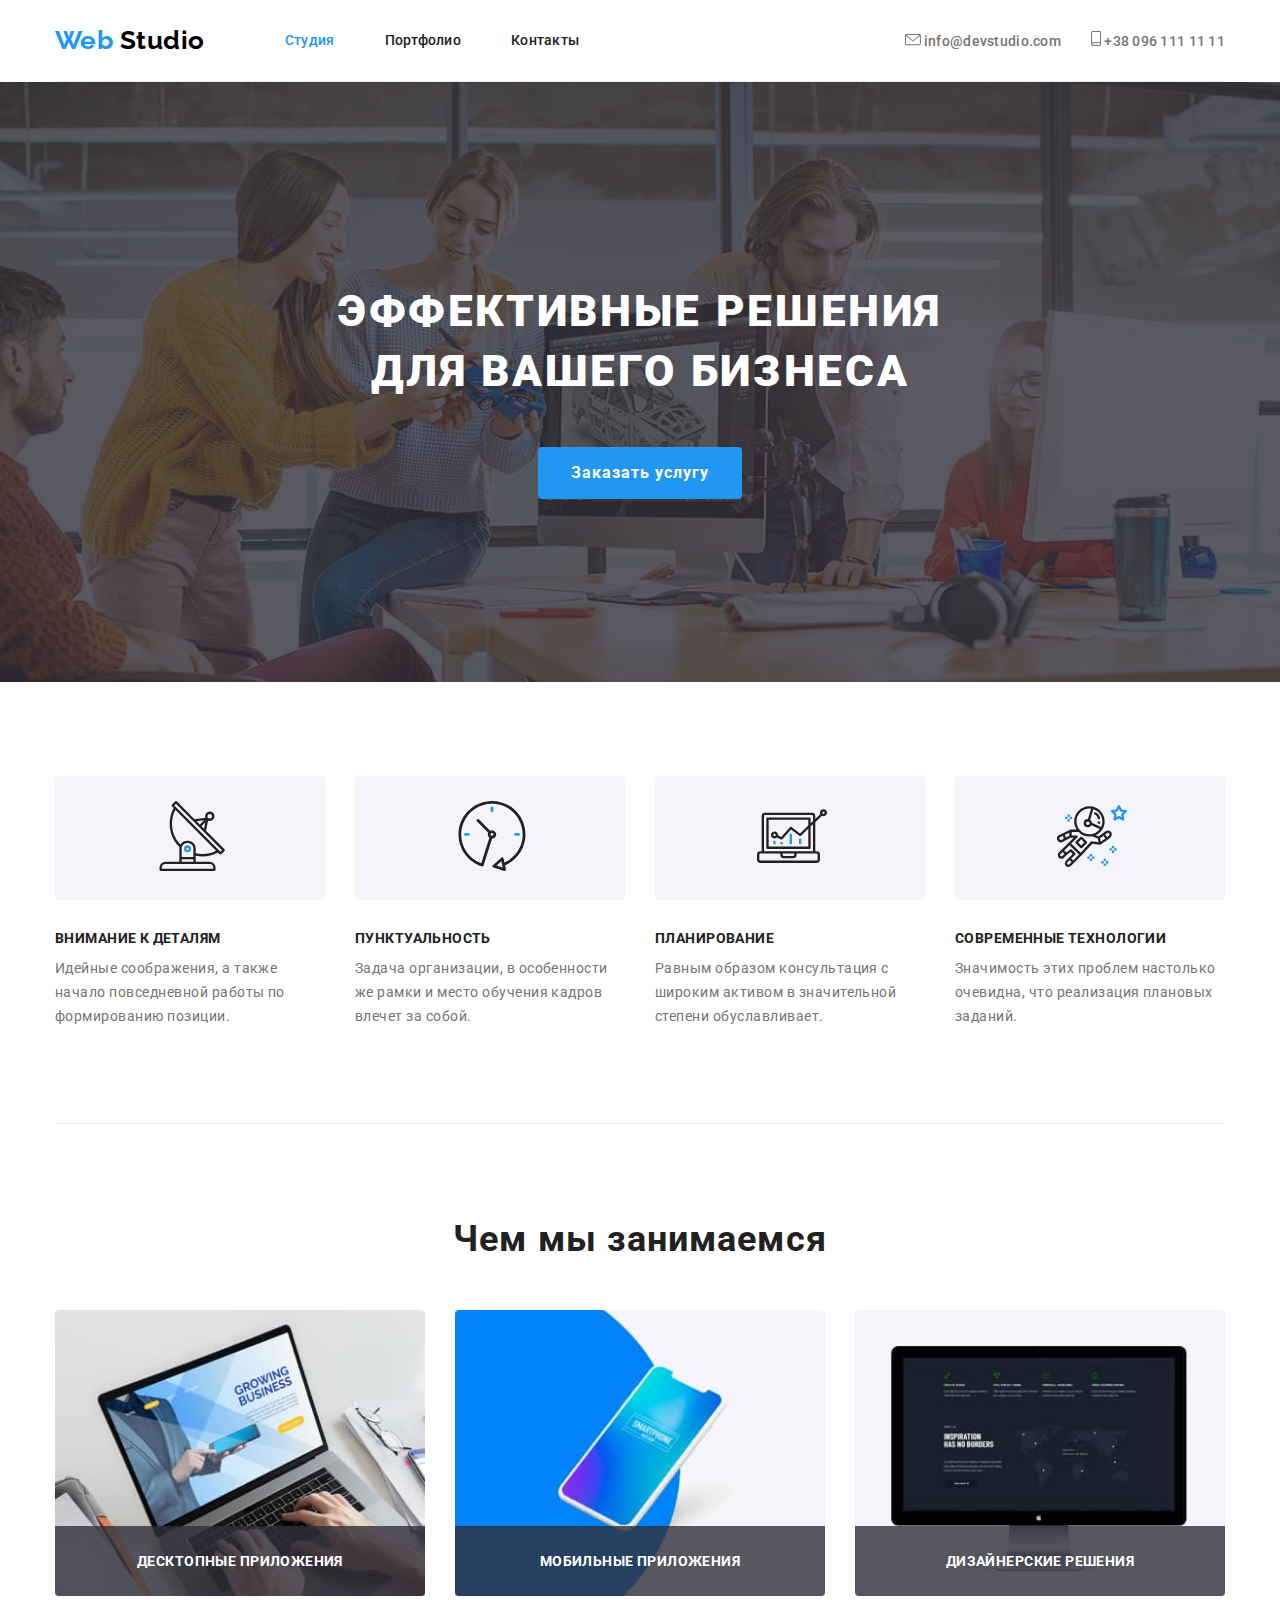
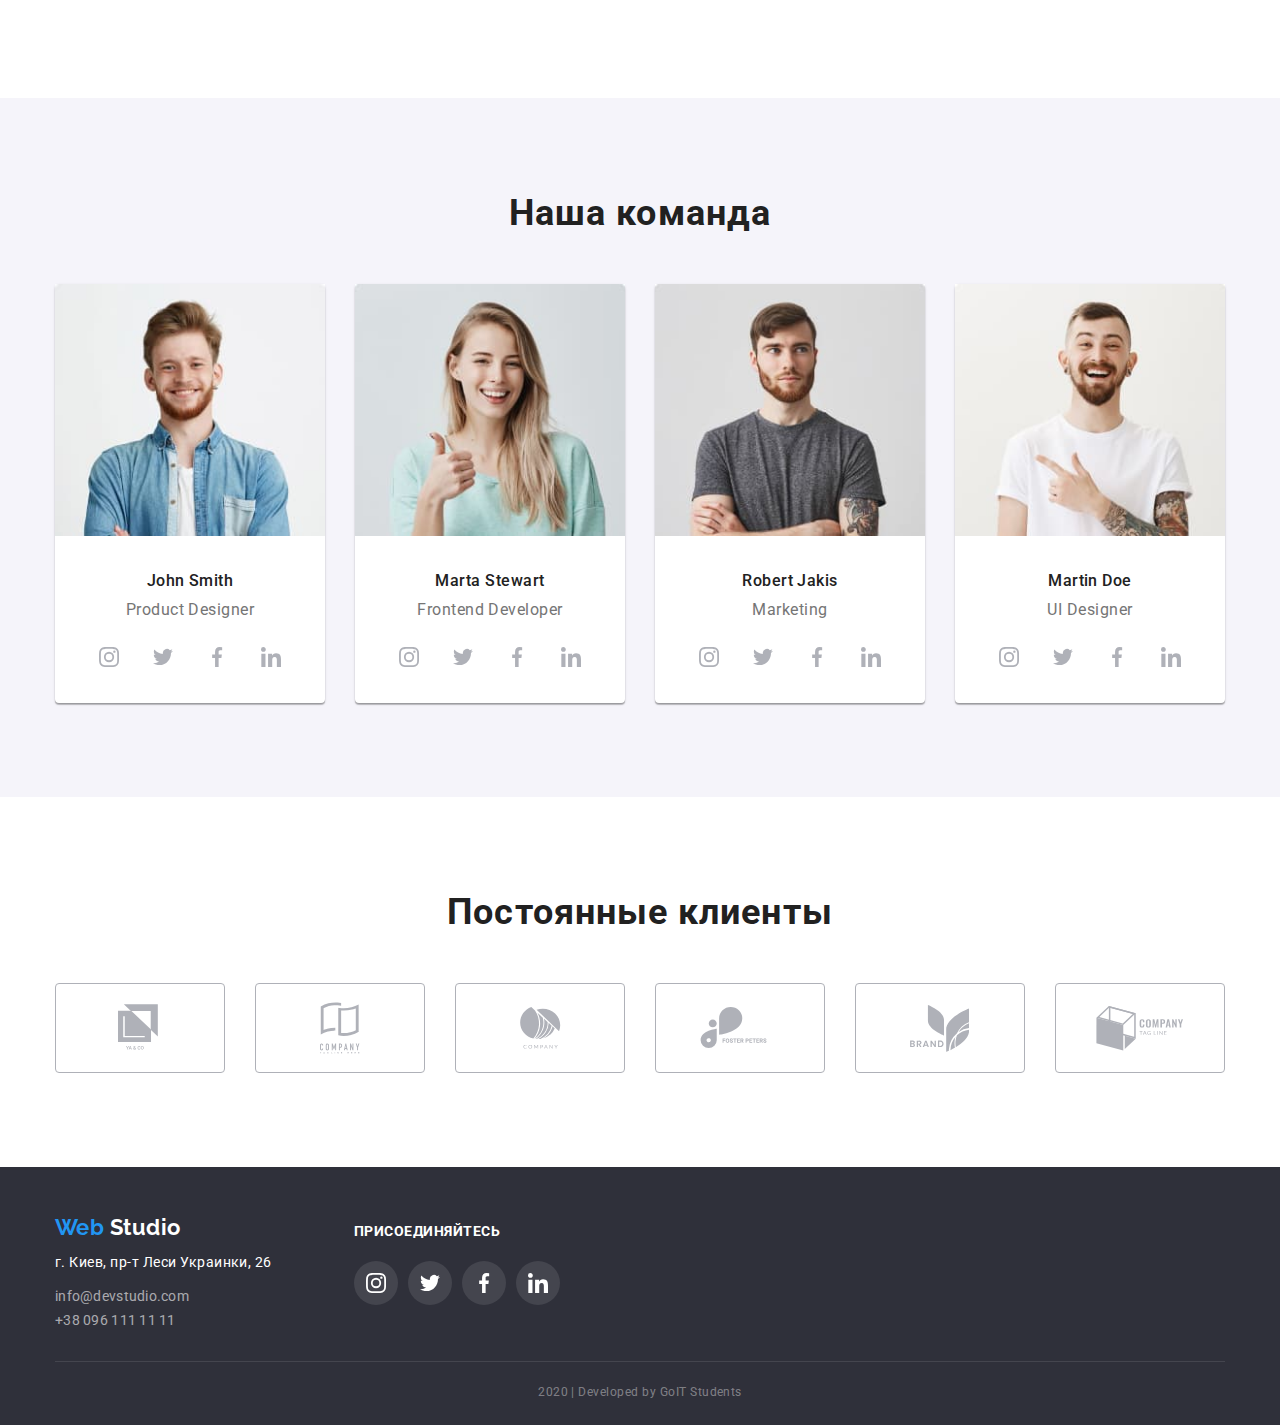
<file: index.html>
<!DOCTYPE html>
<html lang="ru">
  <head>
    <meta charset="UTF-8" />
    <meta name="viewport" content="width=device-width, initial-scale=1.0" />
    <title>Web Studio</title>
    <link href="https://fonts.googleapis.com/css2?family=Raleway:wght@700&family=Roboto:wght@400;500;700;900&display=swap"
      rel="stylesheet">
    <link rel="stylesheet" href="https://cdnjs.cloudflare.com/ajax/libs/modern-normalize/0.6.0/modern-normalize.min.css">
    <link rel="stylesheet" href="./css/styles.css" />
  </head>
  <body>
<!-- ШАПКА -->
    <header class="page-header">
      <div class="container">
        <div class="main-header">

      <nav class="main-nav">
        <a href="./index.html" class="logo-header">Web<span class="color"> Studio</span></a>

        <ul class="site-nav list">
          <li class="item"><a href="" class="link current">Студия</a></li>
          <li class="item"><a href="./portfolio.html" class="link">Портфолио</a></li>
          <li class="item"><a href="" class="link">Контакты</a></li>
        </ul>

      </nav>
    
      <address class="main-address">
        <ul class="address-header list">
          <li class="item">
            <!-- <img src="./img/mail.svg" alt="Отправить письмо" /> -->
              <a href="mailto:info@devstudio.com" class="header-link">
                <svg class="icon-mailto" width="16" height="12">
                  <use href="./img/sprite.svg#icon-mailto"></use>
                </svg>
                info@devstudio.com
              </a>           
          </li>

          <li class="item">
            <!-- <img src="./img/tel.svg" alt="Позвонить" /> -->
            
            <a href="tel:+380961111111" class="header-link">
              <svg class="icon-phoneto" width="10" height="15">
                <use href="./img/sprite.svg#icon-phoneto"></use>
              </svg>
              +38 096 111 11 11
            </a>
          </li>
        </ul>
      </address>

        </div>
      </div>
    </header>

<!-- ОСНОВНОЙ КОНТЕНТ -->
    <main>

<!-- hero -->
  <div class="overlay">
    <div class="container">
      
        <section class="hero">
          <h1 class="hero-title">эффективные решения для вашего бизнеса</h1>
          <a href="" class="hero-content button">Заказать услугу</a>
        </section>
    </div>
  </div>
      
<!-- Наши преимущества -->

      <section class="section features">
      <div class="container">
        <h2 class="section-title visually-hidden  ">Наши преимущества</h2>
        <ul class="list features-list">
          <li class="features-item icon-concentration">
            <div class="rect">
              <svg class="icon-rect">
                <use href="./img/sprite.svg#icon-radar"></use>
              </svg>
            </div>
            <!-- <img src="./img/rectangle/antena.svg" alt="Радар" class="features-img"/> -->
            <h3 class="features-title">Внимание к деталям</h3>
            <p class="features-text">
              Идейные соображения, а также начало повседневной работы по
              формированию позиции.
            </p>
          </li>
          <li class="features-item icon-timing">
            <div class="rect">
              <svg class="icon-rect">
                <use href="./img/sprite.svg#icon-clock"></use>
              </svg>
            </div>
            <!-- <img src="./img/rectangle/clock.svg" alt="Часы" class="features-img"/> -->
            <h3 class="features-title">Пунктуальность</h3>
            <p class="features-text">
              Задача организации, в особенности же рамки и место обучения кадров
              влечет за собой.
            </p>
          </li>
          <li class="features-item icon-planning">
            <div class="rect">
              <svg class="icon-rect">
                <use href="./img/sprite.svg#icon-diagram"></use>
              </svg>
            </div>
            <!-- <img src="./img/rectangle/diagram.svg" alt="Диаграмма" class="features-img"/> -->
            <h3 class="features-title">Планирование</h3>
            <p class="features-text">
              Равным образом консультация с широким активом в значительной
              степени обуславливает.
            </p>
          </li>
          <li class="features-item icon-technologies">
            <div class="rect">
              <svg class="icon-rect">
                <use href="./img/sprite.svg#icon-astronaut"></use>
              </svg>
            </div>
            <!-- <img src="./img/rectangle/astronaut.svg" alt="Астронавт" class="features-img"/> -->
            <h3 class="features-title">Современные технологии</h3>
            <p class="features-text">
              Значимость этих проблем настолько очевидна, что реализация
              плановых заданий.
            </p>
          </li>
        </ul>
      </div>
      </section>


<!-- Чем занимаемся -->
      
      <div class="container">
        <section class="section works">
        <h2 class="section-title">Чем мы занимаемся</h2>
        <ul class="list works-list">
          <li class="works-item">
            <div class="works-thumb">
              <img
                src="./img/what-we-do/desktop.jpg"
                alt="Десктопы"
                width="370"
                class="works-img"
              />
              <h3 class="works-text">Десктопные приложения</h3>
            </div>
          </li>
          <li class="works-item">
            <div class="works-thumb">
              <img
                src="./img/what-we-do/mobile.jpg"
                alt="Мобильные устройства"
                width="370"
                class="works-img"
              />
              <h3 class="works-text">Мобильные приложения</h3>
          </div>
          </li>
          <li class="works-item">
            <div class="works-thumb">
              <img
                src="./img/what-we-do/design.jpg"
                alt="Дизайн"
                width="370"
                class="works-img"
              />
              <h3 class="works-text">Дизайнерские решения</h3>
            </div>
          </li>
        </ul>
      </div>
      </section>
      

<!-- Команда -->
  
      <section class="section team">
      <div class="container">
        <h2 class="section-title">Наша команда</h2>
        <ul class="list team-list">
<!-- Джон -->
          <li class="team-item">
            <img src="./img/team/1.jpg" alt="Джон" width="270px" class="team-photo"/>
            <h3 class="team-title">John Smith</h3>
            <p class="team-text">Product Designer</p>
            <ul class="list socials">
              <li class="socials-item">
                <a href="" aria-label="Ссылка на Instagram" class="socials-link">
                  <!-- <img src="./img/team-socials/Ellipse.svg" alt="инстаграм" class="socials-img"/> -->
                    <svg class="icon-socials">
                      <use href="./img/sprite.svg#icon-instagram"></use>
                    </svg>
                </a>
              </li>

              <li class="socials-item">
                <a href="" aria-label="Ссылка на Twitter" class="socials-link">
                  <!-- <img src="./img/team-socials/Ellipse.svg" alt="твиттер" class="socials-img"/> -->
                  <svg class="icon-socials">
                    <use href="./img/sprite.svg#icon-twitter"></use>
                  </svg>
                </a>
              </li>
              <li class="socials-item">
                <a href="" aria-label="Ссылка на Facebook" class="socials-link">
                  <!-- <img src="./img/team-socials/Ellipse.svg" alt="фейсбук" class="socials-img"/> -->
                  <svg class="icon-socials">
                    <use href="./img/sprite.svg#icon-facebook"></use>
                  </svg>
                </a>
              </li>
              <li class="socials-item">
                <a href="" aria-label="Ссылка на Linkedin" class="socials-link">
                  <!-- <img src="./img/team-socials/Ellipse.svg" alt="линкедин" class="socials-img"/> -->
                  <svg class="icon-socials">
                    <use href="./img/sprite.svg#icon-linkedin"></use>
                  </svg>
                </a>
              </li>
            </ul>
          </li>
<!-- Марта -->
          <li class="team-item">
            <img src="./img/team/2.jpg" alt="Марта" width="270px" class="team-photo"/>
            <h3 class="team-title">Marta Stewart</h3>
            <p class="team-text">Frontend Developer</p>
            <ul class="list socials">
              <li class="socials-item">
                <a href="" aria-label="Ссылка на Instagram" class="socials-link">
                  <!-- <img src="./img/team-socials/Ellipse.svg" alt="инстаграм" class="socials-img"/> -->
                  <svg class="icon-socials">
                    <use href="./img/sprite.svg#icon-instagram"></use>
                  </svg>
                </a>
              </li>
            
              <li class="socials-item">
                <a href="" aria-label="Ссылка на Twitter" class="socials-link">
                  <!-- <img src="./img/team-socials/Ellipse.svg" alt="твиттер" class="socials-img"/> -->
                  <svg class="icon-socials">
                    <use href="./img/sprite.svg#icon-twitter"></use>
                  </svg>
                </a>
              </li>
              <li class="socials-item">
                <a href="" aria-label="Ссылка на Facebook" class="socials-link">
                  <!-- <img src="./img/team-socials/Ellipse.svg" alt="фейсбук" class="socials-img"/> -->
                  <svg class="icon-socials">
                    <use href="./img/sprite.svg#icon-facebook"></use>
                  </svg>
                </a>
              </li>
              <li class="socials-item">
                <a href="" aria-label="Ссылка на Linkedin" class="socials-link">
                  <!-- <img src="./img/team-socials/Ellipse.svg" alt="линкедин" class="socials-img"/> -->
                  <svg class="icon-socials">
                    <use href="./img/sprite.svg#icon-linkedin"></use>
                  </svg>
                </a>
              </li>
            </ul>
            </li>
<!-- Роберт -->
          <li class="team-item">
            <img src="./img/team/3.jpg" alt="Роберт" width="270px" class="team-photo"/>
            <h3 class="team-title">Robert Jakis</h3>
            <p class="team-text">Marketing</p>
            <ul class="list socials">
              <li class="socials-item">
                <a href="" aria-label="Ссылка на Instagram" class="socials-link">
                  <!-- <img src="./img/team-socials/Ellipse.svg" alt="инстаграм" class="socials-img"/> -->
                  <svg class="icon-socials">
                    <use href="./img/sprite.svg#icon-instagram"></use>
                  </svg>
                </a>
              </li>
            
              <li class="socials-item">
                <a href="" aria-label="Ссылка на Twitter" class="socials-link">
                  <!-- <img src="./img/team-socials/Ellipse.svg" alt="твиттер" class="socials-img"/> -->
                  <svg class="icon-socials">
                    <use href="./img/sprite.svg#icon-twitter"></use>
                  </svg>
                </a>
              </li>
              <li class="socials-item">
                <a href="" aria-label="Ссылка на Facebook" class="socials-link">
                  <!-- <img src="./img/team-socials/Ellipse.svg" alt="фейсбук" class="socials-img"/> -->
                  <svg class="icon-socials">
                    <use href="./img/sprite.svg#icon-facebook"></use>
                  </svg>
                </a>
              </li>
              <li class="socials-item">
                <a href="" aria-label="Ссылка на Linkedin" class="socials-link">
                  <!-- <img src="./img/team-socials/Ellipse.svg" alt="линкедин" class="socials-img"/> -->
                  <svg class="icon-socials">
                    <use href="./img/sprite.svg#icon-linkedin"></use>
                  </svg>
                </a>
              </li>
            </ul>
          </li>
<!-- Мартин -->
          <li class="team-item">
            <img src="./img/team/4.jpg" alt="Мартин" width="270px"class="team-photo"/>
            <h3 class="team-title">Martin Doe</h3>
            <p class="team-text">UI Designer</p>
            <ul class="list socials">
              <li class="socials-item">
                <a href="" aria-label="Ссылка на Instagram" class="socials-link">
                  <!-- <img src="./img/team-socials/Ellipse.svg" alt="инстаграм" class="socials-img"/> -->
                  <svg class="icon-socials">
                    <use href="./img/sprite.svg#icon-instagram"></use>
                  </svg>
                </a>
              </li>
            
              <li class="socials-item">
                <a href="" aria-label="Ссылка на Twitter" class="socials-link">
                  <!-- <img src="./img/team-socials/Ellipse.svg" alt="твиттер" class="socials-img"/> -->
                  <svg class="icon-socials">
                    <use href="./img/sprite.svg#icon-twitter"></use>
                  </svg>
                </a>
              </li>
              <li class="socials-item">
                <a href="" aria-label="Ссылка на Facebook" class="socials-link">
                  <!-- <img src="./img/team-socials/Ellipse.svg" alt="фейсбук" class="socials-img"/> -->
                  <svg class="icon-socials">
                    <use href="./img/sprite.svg#icon-facebook"></use>
                  </svg>
                </a>
              </li>
              <li class="socials-item">
                <a href="" aria-label="Ссылка на Linkedin" class="socials-link">
                  <!-- <img src="./img/team-socials/Ellipse.svg" alt="линкедин" class="socials-img"/> -->
                  <svg class="icon-socials">
                    <use href="./img/sprite.svg#icon-linkedin"></use>
                  </svg>
                </a>
              </li>
            </ul>
          </li>
        </ul>
      </div>
      </section>
      
<!-- Клиенты -->
      <section class="section clients">
      <div class="container">
        <h2 class="section-title">Постоянные клиенты</h2>
        <ul class="list clients-list">
          <li class="clients-item">
            <a href="" aria-label="Клиент-1" class="clients-link">
              <!-- <img src="./img/clients/logo 1.svg" alt=""> -->
              <svg class="icon-clients" width='44' height='49'>
                <use href="./img/sprite.svg#icon-company-1"></use>
              </svg>
            </a>
          </li>
          <li class="clients-item">
            <a href="" aria-label="Клиент-2" class="clients-link">
              <!-- <img src="./img/clients/logo 2.svg" alt=""> -->
              <svg class="icon-clients" width='40' height='52' >
                <use href="./img/sprite.svg#icon-company-2"></use>
              </svg>
            </a>
          </li>
          <li class="clients-item">
            <a href="" aria-label="Клиент-3" class="clients-link">
              <!-- <img src="./img/clients/logo 3.svg" alt=""> -->
              <svg class="icon-clients" width='41' height='42'>
                <use href="./img/sprite.svg#icon-company-3"></use>
              </svg>
            </a>
          </li>
          <li class="clients-item">
            <a href="" aria-label="Клиент-4" class="clients-link">
              <!-- <img src="./img/clients/logo 4.svg" alt=""> -->
              <svg class="icon-clients" width='80' height='42'>
                <use href="./img/sprite.svg#icon-company-4"></use>
              </svg>
            </a>
          </li>
          <li class="clients-item">
            <a href="" aria-label="Клиент-5" class="clients-link">
              <!-- <img src="./img/clients/logo 5.svg" alt=""> -->
              <svg class="icon-clients" width='59' height='47'>
                <use href="./img/sprite.svg#icon-company-5"></use>
              </svg>
            </a>
          </li>
          <li class="clients-item">
            <a href="" aria-label="Клиент-6" class="clients-link">
              <!-- <img src="./img/clients/logo 6.svg" alt=""> -->
              <svg class="icon-clients" width='88' height='45'>
                <use href="./img/sprite.svg#icon-company-6"></use>
              </svg>
            </a>
          </li>
        </ul>
      </div>
      </section>
    
    </main>

<!-- ПОДВАЛ -->
  <footer class="footer">
    <div class="container">
      <div class="main-footer">
  
        <!-- Контакты -->
        <section class="footer-section">
  
          <h2 class="title visually-hidden">Контакты</h2>
          <a href="./index.html" class="logo-footer">Web<span class="color"> Studio</span></a>
  
          <address class="sec-address">
            <p class="text">г. Киев, пр-т Леси Украинки, 26</p>
            <ul class="list address-footer">
              <li>
                <!-- <img src="./img/mail.svg" alt="Отправить письмо" /> -->
                <a href="mailto:info@devstudio.com" class="footer-link">info@devstudio.com</a>
              </li>
              <li>
                <!-- <img src="./img/tel.svg" alt="Позвонить" /> -->
                <a href="tel:+380961111111" class="footer-link">+38 096 111 11 11</a>
              </li>
            </ul>
          </address>
        </section>
  
        <!-- Социальные медиа -->
        <section class="socials media">
  
          <h2 class="socials-title">присоединяйтесь</h2>
          <ul class="list media-list">
            <li class="media-item">
              <a href="" aria-label="Ссылка на Facebook" class="media-link">
                <!-- <img src="./img/team-socials/Ellipse.svg" alt=""> -->
                <svg class="icon-media">
                  <use href="./img/sprite.svg#icon-instagram"></use>
                </svg>
              </a>
            </li>
            <li class="media-item">
              <a href="" aria-label="Ссылка на Instagram" class="media-link">
                <!-- <img src="./img/team-socials/Ellipse.svg" alt=""> -->
                <svg class="icon-media">
                  <use href="./img/sprite.svg#icon-twitter"></use>
                </svg>
              </a>
            </li>
            <li class="media-item">
              <a href="" aria-label="Ссылка на Twitter" class="media-link">
                <!-- <img src="./img/team-socials/Ellipse.svg" alt=""> -->
                <svg class="icon-media">
                  <use href="./img/sprite.svg#icon-facebook"></use>
                </svg>
              </a>
            </li>
            <li class="media-item">
              <a href="" aria-label="Ссылка на Linkedin" class="media-link">
                <!-- <img src="./img/team-socials/Ellipse.svg" alt=""> -->
                <svg class="icon-media">
                  <use href="./img/sprite.svg#icon-linkedin"></use>
                </svg>
              </a>
            </li>
          </ul>
        </section>
      </div>
  
      <p class="copy">2020 | Developed by GoIT Students</p>
      
    </div>
  </footer>
  </body>
</html>
</file>
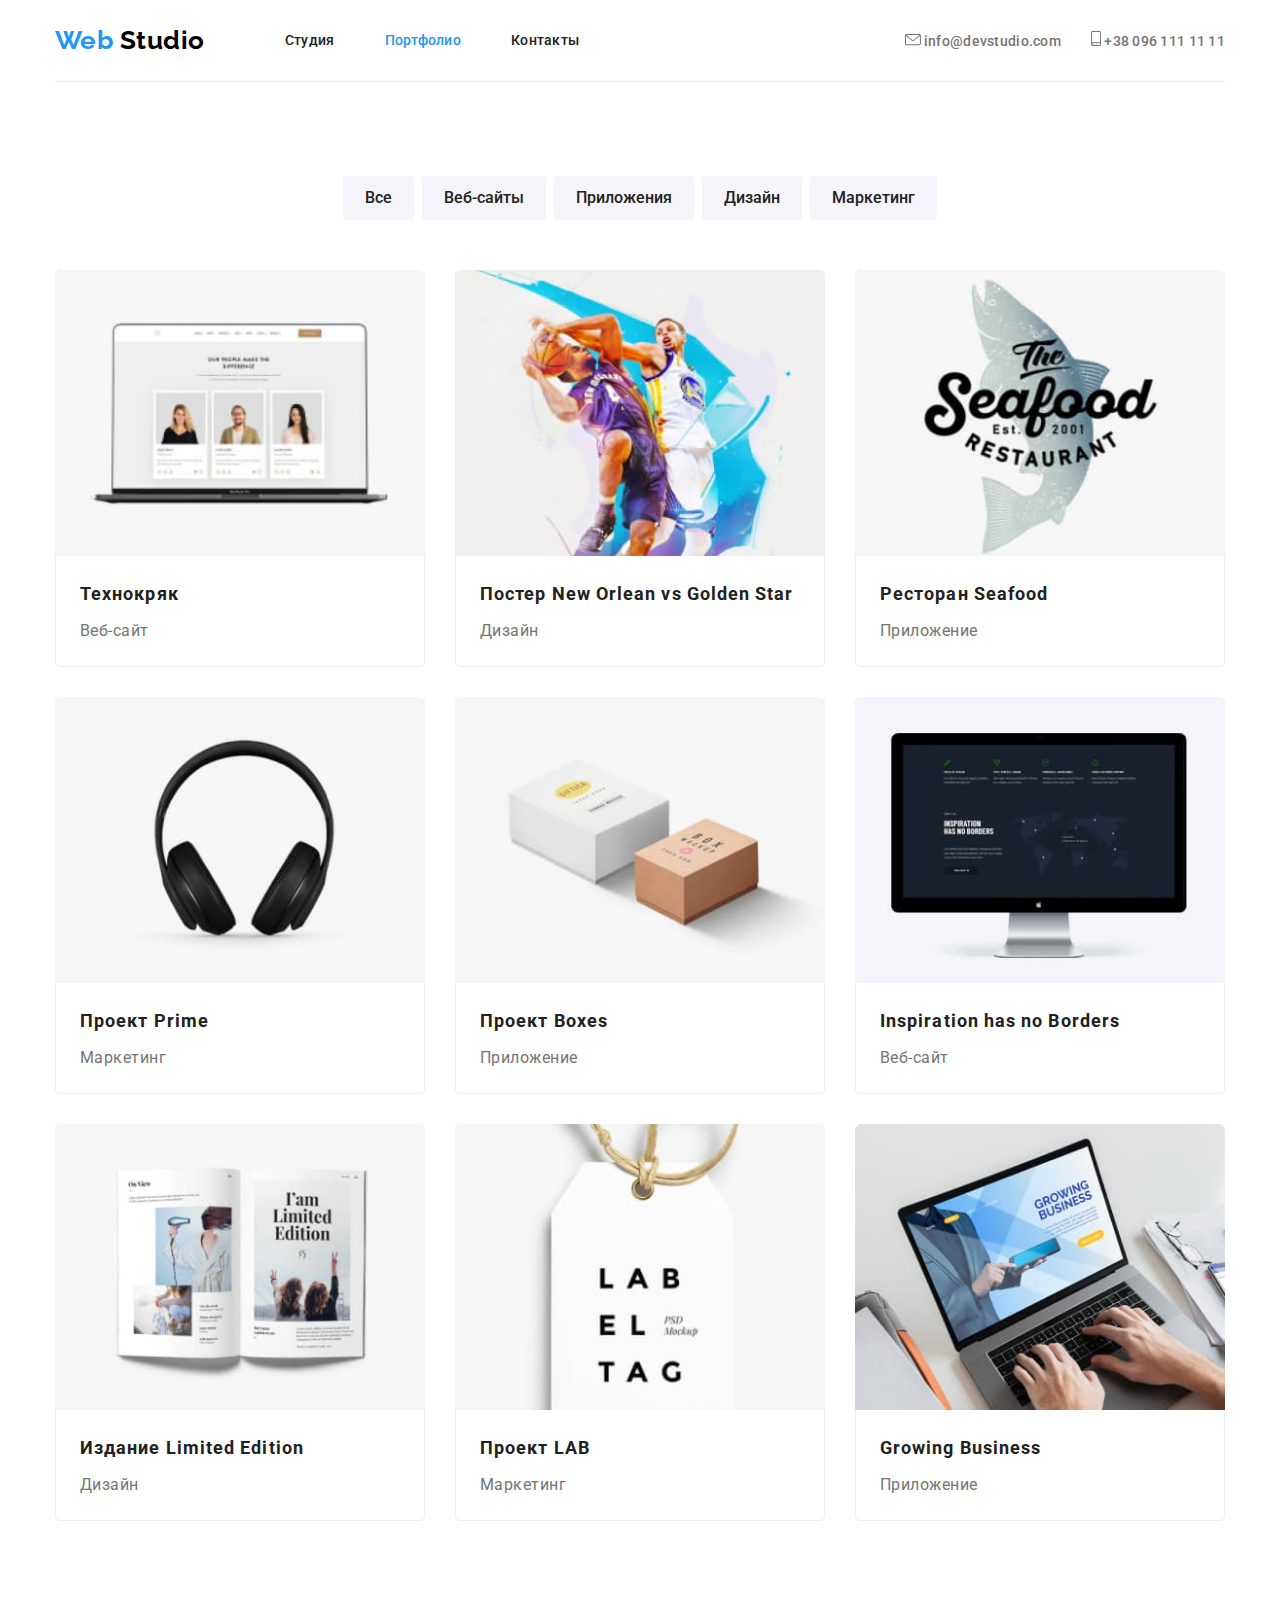
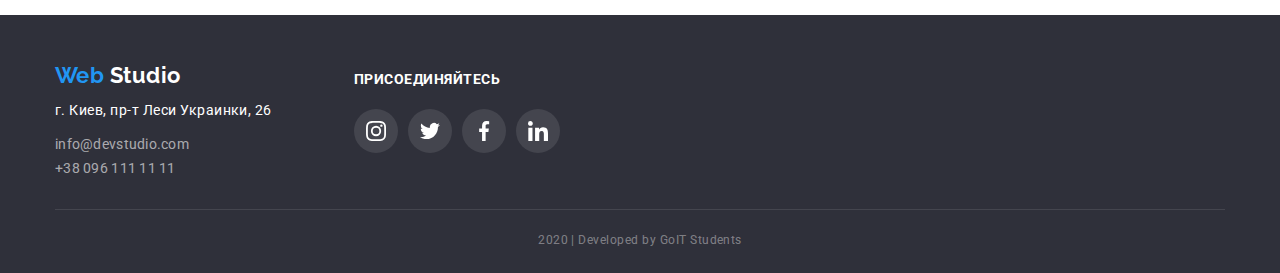
<file: portfolio.html>
<!DOCTYPE html>
<html lang="ru">
<head>
    <meta charset="UTF-8">
    <meta name="viewport" content="width=device-width, initial-scale=1.0">
    <title>Portfolio</title>
    <link href="https://fonts.googleapis.com/css2?family=Raleway:wght@700&family=Roboto:wght@400;500;700;900&display=swap"
        rel="stylesheet">
    <link rel="stylesheet" href="https://cdnjs.cloudflare.com/ajax/libs/modern-normalize/0.6.0/modern-normalize.min.css">
    <link rel="stylesheet" href="./css/styles.css">
</head>
<body>
    
    <!-- Шапка -->
    <header class="page-header">
        <div class="container">
            <div class="main-header">
    
                <nav class="main-nav">
                    <a href="./index.html" class="logo-header">Web<span class="color"> Studio</span></a>
    
                    <ul class="site-nav list">
                        <li class="item"><a href="./index.html" class="link">Студия</a></li>
                        <li class="item"><a href="./portfolio.html" class="link current">Портфолио</a></li>
                        <li class="item"><a href="" class="link">Контакты</a></li>
                    </ul>
    
                </nav>
    
                <address class="main-address">
                    <ul class="address-header list">
                        <li class="item">
                            <!-- <img src="./img/mail.svg" alt="Отправить письмо" /> -->
                            <a href="mailto:info@devstudio.com" class="header-link">
                                <svg class="icon-mailto" width="16" height="12">
                                    <use href="./img/sprite.svg#icon-mailto"></use>
                                </svg>
                                info@devstudio.com
                            </a>
                        </li>
                
                        <li class="item">
                            <!-- <img src="./img/tel.svg" alt="Позвонить" /> -->
                
                            <a href="tel:+380961111111" class="header-link">
                                <svg class="icon-phoneto" width="10" height="15">
                                    <use href="./img/sprite.svg#icon-phoneto"></use>
                                </svg>
                                +38 096 111 11 11
                            </a>
                        </li>
                    </ul>
                </address>
    
            </div>
        </div>
    </header>

<!-- Основное наполнение -->
<main>
    <section class="section products">
    <div class="container">
        <h1 class="portfolio-title visually-hidden">Наши продукты</h1>
                <ul class="list portfolio-btns">
                    <li class="btns-item">
                        <button type="button" class="section-btn">Все</button>
                    </li>
                    <li class="btns-item">
                        <button type="button" class="section-btn">Веб-сайты</button>
                    </li>
                    <li class="btns-item">
                        <button type="button" class="section-btn">Приложения</button>
                    </li>
                    <li class="btns-item">
                        <button type="button" class="section-btn">Дизайн</button>
                    </li>
                    <li class="btns-item"> 
                        <button type="button" class="section-btn">Маркетинг</button>
                    </li>
                </ul>

        <ul class="list products-list">
            
            <li class="portfolio-item">
                <a href="" class="card link">
                    <img src="./img/portfolio/1.jpg" alt="" class="portfolio-img">
                    <div class="card-content">
                        <h2 class="products-title">Технокряк</h2>
                        <p class="products-item">Веб-сайт</p>
                    </div>
                </a>
                
                <!-- <p class="text">Технокряк это современная площадка распространения коронавируса. Компании используют эту платформу для цифрового
                шпионажа и атак на защищённые сервера конкурентов.</p> -->
            </li>
            
            <li class="portfolio-item">
                <a href="" class="card link">
                    <img src="./img/portfolio/2.jpg" alt="" class="portfolio-img">
                        <div class="card-content">
                            <h2 class="products-title">Постер New Orlean vs Golden Star</h2>
                            <p class="products-item">Дизайн</p>
                        </div>
                </a>    

                <!-- <p class="text">Технокряк это современная площадка распространения коронавируса. Компании используют эту платформу для цифрового
                шпионажа и атак на защищённые сервера конкурентов.</p> -->
            </li>
            <li class="portfolio-item">
                <a href="" class="card link">
                    <img src="./img/portfolio/3.jpg" alt="" class="portfolio-img">
                    <div class="card-content">
                        <h2 class="products-title">Ресторан Seafood</h2>
                        <p class="products-item">Приложение</p>
                    </div>
                
                </a>
                <!-- <p class="text">Технокряк это современная площадка распространения коронавируса. Компании используют эту платформу для цифрового
                шпионажа и атак на защищённые сервера конкурентов.</p> -->
            </li>
            <li class="portfolio-item">
                <a href="" class="card link">
                    <img src="./img/portfolio/4.jpg" alt="" class="portfolio-img">
                    <div class="card-content">
                        <h2 class="products-title">Проект Prime</h2>
                        <p class="products-item">Маркетинг</p>
                    </div>
                </a>
                
                <!-- <p class="text">Технокряк это современная площадка распространения коронавируса. Компании используют эту платформу для цифрового
                шпионажа и атак на защищённые сервера конкурентов.</p> -->
            </li>
            <li class="portfolio-item">
                <a href="" class="card link">
                    <img src="./img/portfolio/5.jpg" alt="" class="portfolio-img">
                    <div class="card-content">
                        <h2 class="products-title">Проект Boxes</h2>
                        <p class="products-item">Приложение</p>
                    </div>
                </a>
                <!-- <p class="text">Технокряк это современная площадка распространения коронавируса. Компании используют эту платформу для цифрового
                шпионажа и атак на защищённые сервера конкурентов.</p> -->
            </li>
            <li class="portfolio-item">
                <a href="" class="card link">
                    <img src="./img/portfolio/6.jpg" alt="" class="portfolio-img">
                    <div class="card-content">
                        <h2 class="products-title">Inspiration has no Borders</h2>
                        <p class="products-item">Веб-сайт</p>
                    </div>
                </a>
                <!-- <p class="text">Технокряк это современная площадка распространения коронавируса. Компании используют эту платформу для цифрового
                шпионажа и атак на защищённые сервера конкурентов.</p> -->
            </li>
            <li class="portfolio-item">
                <a href="" class="card link">
                    <img src="./img/portfolio/7.jpg" alt="" class="portfolio-img">
                    <div class="card-content">
                        <h2 class="products-title">Издание Limited Edition</h2>
                        <p class="products-item">Дизайн</p>
                    </div>
                </a>    
                <!-- <p class="text">Технокряк это современная площадка распространения коронавируса. Компании используют эту платформу для цифрового
                шпионажа и атак на защищённые сервера конкурентов.</p> -->
            </li>
            <li class="portfolio-item">
                <a href="" class="card link">
                    <img src="./img/portfolio/8.jpg" alt="" class="portfolio-img">
                    <div class="card-content">
                        <h2 class="products-title">Проект LAB</h2>
                        <p class="products-item">Маркетинг</p>
                    </div>
                </a>    
                <!-- <p class="text">Технокряк это современная площадка распространения коронавируса. Компании используют эту платформу для цифрового
                шпионажа и атак на защищённые сервера конкурентов.</p> -->
            </li>
            <li class="portfolio-item">
                <a href="" class="card link">
                    <img src="./img/portfolio/9.jpg" alt="" class="portfolio-img">
                    <div class="card-content">
                        <h2 class="products-title">Growing Business</h2>
                        <p class="products-item">Приложение</p>
                    </div>
                </a>
                <!-- <p class="text">Технокряк это современная площадка распространения коронавируса. Компании используют эту платформу для цифрового
                шпионажа и атак на защищённые сервера конкурентов.</p> -->
            </li>  
        </ul>
    </div>
    </section>
</main>

<!-- Подвал -->
<footer class="footer">
<div class="container">
    <div class="main-footer">

        <!-- Контакты -->
      <section class="footer-section">
      
        <h2 class="title visually-hidden">Контакты</h2>
        <a href="./index.html" class="logo-footer">Web<span class="color"> Studio</span></a>

        <address class="sec-address">
            <p class="text">г. Киев, пр-т Леси Украинки, 26</p>
            <ul class="list address-footer">
                <li>
                    <!-- <img src="./img/mail.svg" alt="Отправить письмо" /> -->
                    <a href="mailto:info@devstudio.com" class="footer-link">info@devstudio.com</a>
                </li>
                <li>
                    <!-- <img src="./img/tel.svg" alt="Позвонить" /> -->
                    <a href="tel:+380961111111" class="footer-link">+38 096 111 11 11</a>
                </li>
            </ul>
        </address>
        </section>
      </section>

      <!-- Социальные медиа -->
    <section class="socials media">
    
        <h2 class="socials-title">присоединяйтесь</h2>
        <ul class="list media-list">
            <li class="media-item">
                <a href="" aria-label="Ссылка на Facebook" class="media-link">
                    <!-- <img src="./img/team-socials/Ellipse.svg" alt=""> -->
                    <svg class="icon-media">
                        <use href="./img/sprite.svg#icon-instagram"></use>
                    </svg>
                </a>
            </li>
            <li class="media-item">
                <a href="" aria-label="Ссылка на Instagram" class="media-link">
                    <!-- <img src="./img/team-socials/Ellipse.svg" alt=""> -->
                    <svg class="icon-media">
                        <use href="./img/sprite.svg#icon-twitter"></use>
                    </svg>
                </a>
            </li>
            <li class="media-item">
                <a href="" aria-label="Ссылка на Twitter" class="media-link">
                    <!-- <img src="./img/team-socials/Ellipse.svg" alt=""> -->
                    <svg class="icon-media">
                        <use href="./img/sprite.svg#icon-facebook"></use>
                    </svg>
                </a>
            </li>
            <li class="media-item">
                <a href="" aria-label="Ссылка на Linkedin" class="media-link">
                    <!-- <img src="./img/team-socials/Ellipse.svg" alt=""> -->
                    <svg class="icon-media">
                        <use href="./img/sprite.svg#icon-linkedin"></use>
                    </svg>
                </a>
            </li>
        </ul>
    </section>
    </div>

    <p class="copy">2020 | Developed by GoIT Students</p>

</div>
</footer>
  </body>
</html>
</file>
<file: css/styles.css>
/* Цвет основного текста #212121*/
/* Вторичный цвет текста #757575*/
/* Третий цвет #FFFFFF */
/* Цвет inline svg #AFB1B8 */
/* Ацент #2196F3 */
/* Футер rgba(255, 255, 255, 0.6)*/
/* Копирайт #rgba(255, 255, 255, 0.4) */

/* Цвет фона #FFFFFF */
/* Вторичный цвет фона #F5F4FA */
/* Цвет фона подвала #2F303A */

:root {
	--primary-text-color: #212121;
	--secondary-text-color: #757575;
	--third-text-color: #ffffff;
	--accent-color: #2196f3;
	--inline-svg-color: #afb1b8;
	--main-bgc-color: #ffffff;
	--secondary-bgc-color: #f5f4fa;
	--footer-bgc-color: #2f303a;
}

html {
	box-sizing: border-box;
}

*,
*::before,
*::after {
	box-sizing: inherit;
}

body {
	background-color: var(--main-bgc-color);
	color: var(--primary-text-color);

	font-family: Roboto, sans-serif;
	line-height: 1.2;
	letter-spacing: 0.03em;
}

.link {
	color: inherit;
	text-decoration: none;
}

.list {
	padding: 0;
	margin: 0;
	list-style: none;
}

/* Центрирование на странице */
.container {
	width: 1200px;
	margin: 0 auto;
	padding-left: 15px;
	padding-right: 15px;
	/* outline: 1px solid green; */
}

/* Вжать img в контейнер */
.img {
	display: block;
	max-width: 100%;
	height: auto;
}

/* Скрыть визуально текст */
.visually-hidden {
	position: absolute;
	width: 1px;
	height: 1px;
	margin: -1px;
	border: 0;
	padding: 0;
	clip: rect(0 0 0 0);
	overflow: hidden;
}

/* Logo Logo Logo*/

.logo-header,
.logo-footer {
	color: var(--accent-color);
	font-family: Raleway, sans-serif;
	font-weight: 700;
	font-size: 26px;
	text-decoration: none;
}
.logo-header .color {
	color: #000000;
}

.logo-footer {
	font-size: 22px;
	line-height: 1.18;
}

.logo-footer .color {
	color: var(--third-text-color);
}

/* header */
/* .page-header {
	border-bottom: 1px solid #ececec;
} */

/* Header-nav */

.main-header {
	display: flex;
	align-items: center;

	border-bottom: 1px solid #ececec;
}

.main-nav {
	display: flex;
	align-items: center;
}

.main-address {
	margin-left: auto;
}

/* Site-nav Site-nav Site-nav*/

.site-nav {
	display: flex;
	margin-left: 80px;
}

.site-nav .item + .item {
	margin-left: 50px;
}

.site-nav .link {
	display: block;
	padding-top: 32px;
	padding-bottom: 32px;

	color: inherit;
	font-weight: 500;
	font-size: 14px;
	letter-spacing: 0.02em;
	text-decoration: none;

	/* background-color: yellow; */
}

.site-nav .link:hover,
.site-nav .link:focus {
	color: var(--accent-color);
}

.site-nav .link.current {
	color: var(--accent-color);
}

/* Address Address Address*/

.address-header .header-link {
	color: var(--secondary-text-color);
	font-style: normal;
	font-weight: 500;
	font-size: 14px;
	letter-spacing: 0.02em;
	text-decoration: none;
}

.header-link:hover,
.header-link:focus {
	color: var(--accent-color);
	--color1: var(--accent-color);
}

.address-footer .footer-link {
	color: rgba(255, 255, 255, 0.6);
	font-style: normal;
	font-weight: 400;
	font-size: 14px;
	line-height: 1.71;
	letter-spacing: 0.02em;
	text-decoration: none;
}

.footer-link:hover,
.footer-link:focus {
	color: var(--accent-color);
}

.address-header {
	display: flex;
}

.address-header .item + .item {
	margin-left: 30px;
}

/* 
.address-header .item:hover,
.address-header .item:focus {
	--color1: var(--accent-color);
	color: var(--accent-color);
} */

/* .mail::before {
	display: inline-flex;
	content: '';
	width: 16px;
	height: 11px;
	margin-right: 10px;
	background-image: url('../img/mail.svg');
	background-size: contain;
	background-size: 16px;
} */

/* .telephone::before {
	display: inline-flex;
	content: '';
	margin-right: 10px;
	width: 10px;
	height: 15px;
	background-image: url('../img/tel.svg');
} */

/* Section Section Section*/
.section {
	padding-top: 94px;
	padding-bottom: 94px;
}

.section-title {
	margin-top: 0;
	margin-bottom: 50px;

	font-weight: 700;
	font-size: 36px;
	line-height: 1.17;
	text-align: center;
	letter-spacing: 0.03em;
}

/* Hero Hero Hero */

.hero {
	padding-top: 200px;
	padding-bottom: 200px;

	text-align: center;

	/* background-color: tomato; */
}

.overlay {
	height: 600px;
	max-width: 1600px;
	margin-left: auto;
	margin-right: auto;

	background-color: #2f303a;
	background-image: linear-gradient(to right, rgba(47, 48, 58, 0.8), rgba(47, 48, 58, 0.8)),
		url('../img/Header-img.jpg');
	background-repeat: no-repeat;
	background-position: center;
	background-size: cover;

	/* outline: 2px solid green; */
}

.hero .hero-title {
	width: 696px;
	margin-top: 0;
	margin-bottom: 46px;
	margin-right: auto;
	margin-left: auto;

	color: var(--third-text-color);
	font-weight: 900;
	font-size: 44px;
	line-height: 1.36;
	letter-spacing: 0.06em;
	text-transform: uppercase;
}

.hero .button {
	display: inline-block;
	border: 1px solid transparent;
	border-radius: 4px;
	padding: 10px 32px;
	min-width: 200px;

	color: var(--third-text-color);
	background-color: var(--accent-color);

	font-weight: 700;
	font-size: 16px;
	line-height: 1.87;
	letter-spacing: 0.06em;
	text-decoration: none;
	text-align: center;
}

.hero .hero-content:focus {
	color: var(--third-text-color);
}

/* Features Features Features*/

.features-list {
	display: flex;

	/* background-color: yellow; */
}

.rect {
	text-align: center;

	background-color: var(--secondary-bgc-color);
	border-radius: 4px;
}

.icon-rect {
	width: 70px;
	height: 70px;
	margin: 25px 102px;
}

/* .features-item::before {
	display: block;
	content: '';
	height: 120px;

	background-repeat: no-repeat;
	background-position: center;
	background-color: var(--secondary-bgc-color);

	border-radius: 4px;
} */

/* .icon-concentration::before {
	background-image: url('../img/rectangle/antena.svg');
}

.icon-timing::before {
	background-image: url('../img/rectangle/clock.svg');
}

.icon-planning::before {
	background-image: url('../img/rectangle/diagram.svg');
}

.icon-technologies::before {
	background-image: url('../img/rectangle/astronaut.svg');
} */

.features-list .features-title {
	margin-top: 30px;
	margin-bottom: 10px;

	font-weight: 700;
	font-size: 14px;
	letter-spacing: 0.03em;
	text-transform: uppercase;
}
.features-list .features-item {
	width: calc((100% - 90px) / 4);
}
.features-list .features-item + .features-item {
	margin-left: 30px;
}
.features-item .features-img {
	/* display: block; */
	margin-top: 0;
	margin-bottom: 30px;
	padding: 25px 100px;
	margin-right: 0;
	/* margin-left: auto;
	margin-right: auto; */
}
.features-list .features-text {
	margin-top: 0;
	margin-bottom: 0;
	color: var(--secondary-text-color);
	font-size: 14px;
	line-height: 1.71;
}

/* Works Works Works*/
.works {
	padding-top: 94px;
	border-top: 1px solid #ececec;
	/* background-color: salmon; */
}
/* .works .section-title {
	margin-bottom: 50px;
} */
.works .works-list {
	display: flex;
	color: var(--third-text-color);
}
.works-list .works-item {
	width: calc((100% - 60px) / 3);
	height: 294px;
}
.works-list .works-item + .works-item {
	margin-left: 30px;
}
.works .works-text {
	margin-top: 0;
	margin-bottom: 0;
	height: 70px;
	padding-top: 27px;
	padding-bottom: 27px;
	font-weight: 700;
	font-size: 14px;
	line-height: 1.1429;
	text-align: center;
	letter-spacing: 0.03em;
	text-transform: uppercase;
	background-color: rgba(47, 48, 58, 0.8);
	border-radius: 0px 0px 4px 4px;
}

.works-thumb {
	position: relative;
}

.works-text {
	width: 100%;
	position: absolute;
	bottom: 4px;
}

/* .works .works-img {
} */
/* Team Team Team */
.team {
	background-color: var(--secondary-bgc-color);
	text-align: center;
}
.team .team-list {
	display: flex; /* padding-bottom: 24px; */
}
.team-list .team-item {
	width: calc((100% - 90px) / 4);
	background-color: var(--third-text-color);

	border-radius: 4px;
	box-shadow: 0px 2px 1px rgba(0, 0, 0, 0.2), 0px 1px 1px rgba(0, 0, 0, 0.14), 0px 1px 3px rgba(0, 0, 0, 0.12);
}
.team-list .team-item + .team-item {
	margin-left: 30px;
}
.team-list .team-item {
	padding-bottom: 24px;
}
.team .link {
	color: var(--inline-svg-color);
	text-decoration: none;
}
.team .team-photo {
	margin-top: 0;
	margin-bottom: 30px;
}
.team .team-title {
	margin-top: 0;
	margin-bottom: 10px;
	font-weight: 500;
	font-size: 16px;
	/* text-align: center; */
}
.team .team-text {
	margin-top: 0;
	margin-bottom: 16px;
	color: var(--secondary-text-color);
	font-weight: 400;
	font-size: 16px;
	/* text-align: center; */
}
.team-list .socials {
	display: flex;
	justify-content: center;
}
.socials .socials-item + .socials-item {
	margin-left: 10px;
}

.socials-link {
	display: flex;
	width: 44px;
	height: 44px;
	align-items: center;
	justify-content: center;

	background-color: transparent;
	border-radius: 50%;
	/* background-color: lime; */
}

.team .socials-link:hover,
.team .socials-link:focus {
	--color4: var(--third-text-color);
	background-color: var(--accent-color);
}

.icon-socials {
	display: flex;
	width: 20px;
	height: 20px;
}

/* Clients Clients Clients */
/* .clients {
	background-color: yellowgreen;
} */
.clients .clients-list {
	display: flex;
	justify-content: center;
}
.clients-item {
	display: flex;
	width: calc((100% - 150px) / 6);
	height: 90px;
	align-items: center;
	justify-content: center;
	border: 1px solid #afb1b8;
	border-radius: 4px;
}

.clients-list .clients-item + .clients-item {
	margin-left: 30px;
}

.clients-item:hover {
	--color4: var(--accent-color);
	border: 1px solid var(--accent-color);
}

.clients-link {
	display: flex;
	cursor: pointer;
	width: 170px;
	height: 90px;
	align-items: center;
	justify-content: center;
}

.clients-link:focus {
	--color4: var(--accent-color);
	border: 1px solid var(--accent-color);
}
/* 
.clients-link:focus {
	display: flex;
	align-items: center;
	justify-content: center;
	width: 170px;
	height: 90px;
	--color4: var(--accent-color);
	border: 1px solid var(--accent-color);
} */

/* Footer Footer Footer*/
.footer {
	color: var(--third-text-color);
	background-color: var(--footer-bgc-color);
}
.footer-section .sec-address {
	width: 230px;
}
.main-footer {
	display: flex;
	padding-bottom: 28px;
}
.media {
	margin-top: 56px;
	margin-left: 69px;
}
.media .media-list {
	display: flex;
}
.media-list .media-item + .media-item {
	margin-left: 10px;
}

/* .media-item {
	display: flex;
	width: 44px;
	height: 44px;
	align-items: center;
	justify-content: center;

	background-color: rgba(255, 255, 255, 0.1);
	border-radius: 50%;
} */

.media-link {
	display: flex;
	width: 44px;
	height: 44px;
	align-items: center;
	justify-content: center;

	background-color: rgba(255, 255, 255, 0.1);
	border-radius: 50%;
}

.media-link:hover,
.media-link:focus {
	background-color: var(--accent-color);
}

/* .media-link:focus {
	display: flex;
	width: 44px;
	height: 44px;
	align-items: center;
	justify-content: center;

	background-color: var(--accent-color);
	border-radius: 50%;
} */

.icon-media {
	display: flex;
	width: 20px;
	height: 20px;
	--color4: var(--third-text-color);
}

.footer .footer-section {
	padding-top: 48px;
}
.footer .title {
	margin-top: 0;
}
.footer .text {
	margin-top: 10px;
	margin-bottom: 10px;

	font-style: normal;
	font-weight: normal;
	font-size: 14px;
	line-height: 1.71;
}
/* footer socials */
.socials .link {
	color: var(--inline-svg-color);
	text-decoration: none;
}
.socials .link:hover,
.socials .link:focus {
	color: var(--accent-color);
}
.socials .socials-title {
	margin-top: 0;
	margin-bottom: 21px;
	font-weight: 700;
	font-size: 14px;
	text-transform: uppercase;
}
/* footer copyright */
.footer .copy {
	margin-top: 0;
	margin-bottom: 0;
	padding-top: 18px;
	padding-bottom: 21px;

	color: rgba(255, 255, 255, 0.4);
	font-size: 12px;
	line-height: 2;
	text-align: center;
	border-top: 1px solid rgba(255, 255, 255, 0.1);
}
/* Portfolio Portfolio Portfolio */

/* Button */
.section .section-btn {
	padding: 6px 22px;

	font-family: inherit;
	color: var(--primary-text-color);
	background-color: var(--secondary-bgc-color);
	font-weight: 500;
	font-size: 16px;
	line-height: 2;
	text-align: center;
	border: none;
	border-radius: 4px;
}
.section .section-btn:hover,
.section .section-btn:focus {
	color: var(--third-text-color);
	background-color: var(--accent-color);
}
/* Portfolio products */
/* .products {
	text-align: center;
	background-color: tomato;
} */
/* Portfolio title */
.products-list .portfolio-img {
	display: block;
	width: 370px;
}
.products-list .products-title {
	margin-top: 0;
	margin-bottom: 4px;
	font-weight: 700;
	font-size: 18px;
	line-height: 2;
	letter-spacing: 0.06em;
}
.products-list .products-item {
	margin-top: 0;
	margin-bottom: 0;
	color: var(--secondary-text-color);
	font-size: 16px;
	line-height: 1.87;
}
.products .text {
	color: var(--third-text-color);
	font-size: 18px;
	line-height: 1.56;
	/* сменил для ментора */
	background-color: var(--secondary-text-color);
}
.products .portfolio-btns {
	display: flex;
	margin-bottom: 50px;
	justify-content: center;
	/* background-color: #ccc; */
}
.portfolio-btns .item {
	align-items: center;
}
.portfolio-btns .btns-item + .btns-item {
	margin-left: 8px;
}
.products .products-list {
	display: flex;
	flex-wrap: wrap;
}
.products-list .portfolio-item {
	width: calc((100% - 60px) / 3);
	/* height: 404px; */
	margin-right: 30px;
	margin-bottom: 30px;
	border-top-left-radius: 5px;
	border-top-right-radius: 5px;
	overflow: hidden;
}
/* 
.card {
	display: block;
}
.card:focus {
	box-shadow: 0px 4px 4px rgba(0, 0, 0, 0.25);
} */

.portfolio-item:hover {
	box-shadow: 1px 4px 6px rgba(0, 0, 0, 0.16), 0px 4px 4px rgba(0, 0, 0, 0.06), 0px 1px 1px rgba(0, 0, 0, 0.12);
}

/* .portfolio-item:focus {
	background-color: red;
} */

.card {
	display: block;
}

.card:focus .portfolio-item {
	box-shadow: 1px 4px 6px rgba(0, 0, 0, 0.16), 0px 4px 4px rgba(0, 0, 0, 0.06), 0px 1px 1px rgba(0, 0, 0, 0.12);
}

/* .card:focus .portfolio-item {
	box-shadow: 0px 4px 4px rgba(0, 0, 0, 0.25);
} */
/* ------- РАМКА КАРТОЧКИ ------- */
.portfolio-item .card-content {
	padding: 20px 24px;
	border-right-width: 1px;
	border-right-style: solid;
	border-right-color: #eeeeee;
	border-left-width: 1px;
	border-left-style: solid;
	border-left-color: #eeeeee;
	border-bottom-width: 1px;
	border-bottom-style: solid;
	border-bottom-color: #eeeeee;
	border-bottom-right-radius: 5px;
	border-bottom-left-radius: 5px;
}
.portfolio-item:nth-child(3n) {
	margin-right: 0;
}
.portfolio-item:nth-last-child(-n + 3) {
	margin-bottom: 0;
}
/* Альтернатитвное решение

.portfolio-item:not(:nth-child(3n)) {
	margin-right: 30px;

.portfolio-item:not(:nth-child(-n + 3)) {
	margin-bottom: 30px; */

/* .aaa {
	content: '';
	display: block;
	width: 44px;
	height: 44px;

	background-color: rgba(255, 255, 255, 0.1);
	background-image: url('../img/rectangle/astronaut.svg');
	background-size: 20px;
	background-repeat: no-repeat;
	background-position: center;

	border-radius: 50%;
}

.aaa:hover {
	background-color: var(--accent-color);
}

.fff {
	content: '';
	width: 44px;
	height: 44px;
	display: block;

	background-image: url('../img/social-media/fb.svg');
	background-size: 10px;
	background-repeat: no-repeat;
	background-position: center;
} */
</file>
